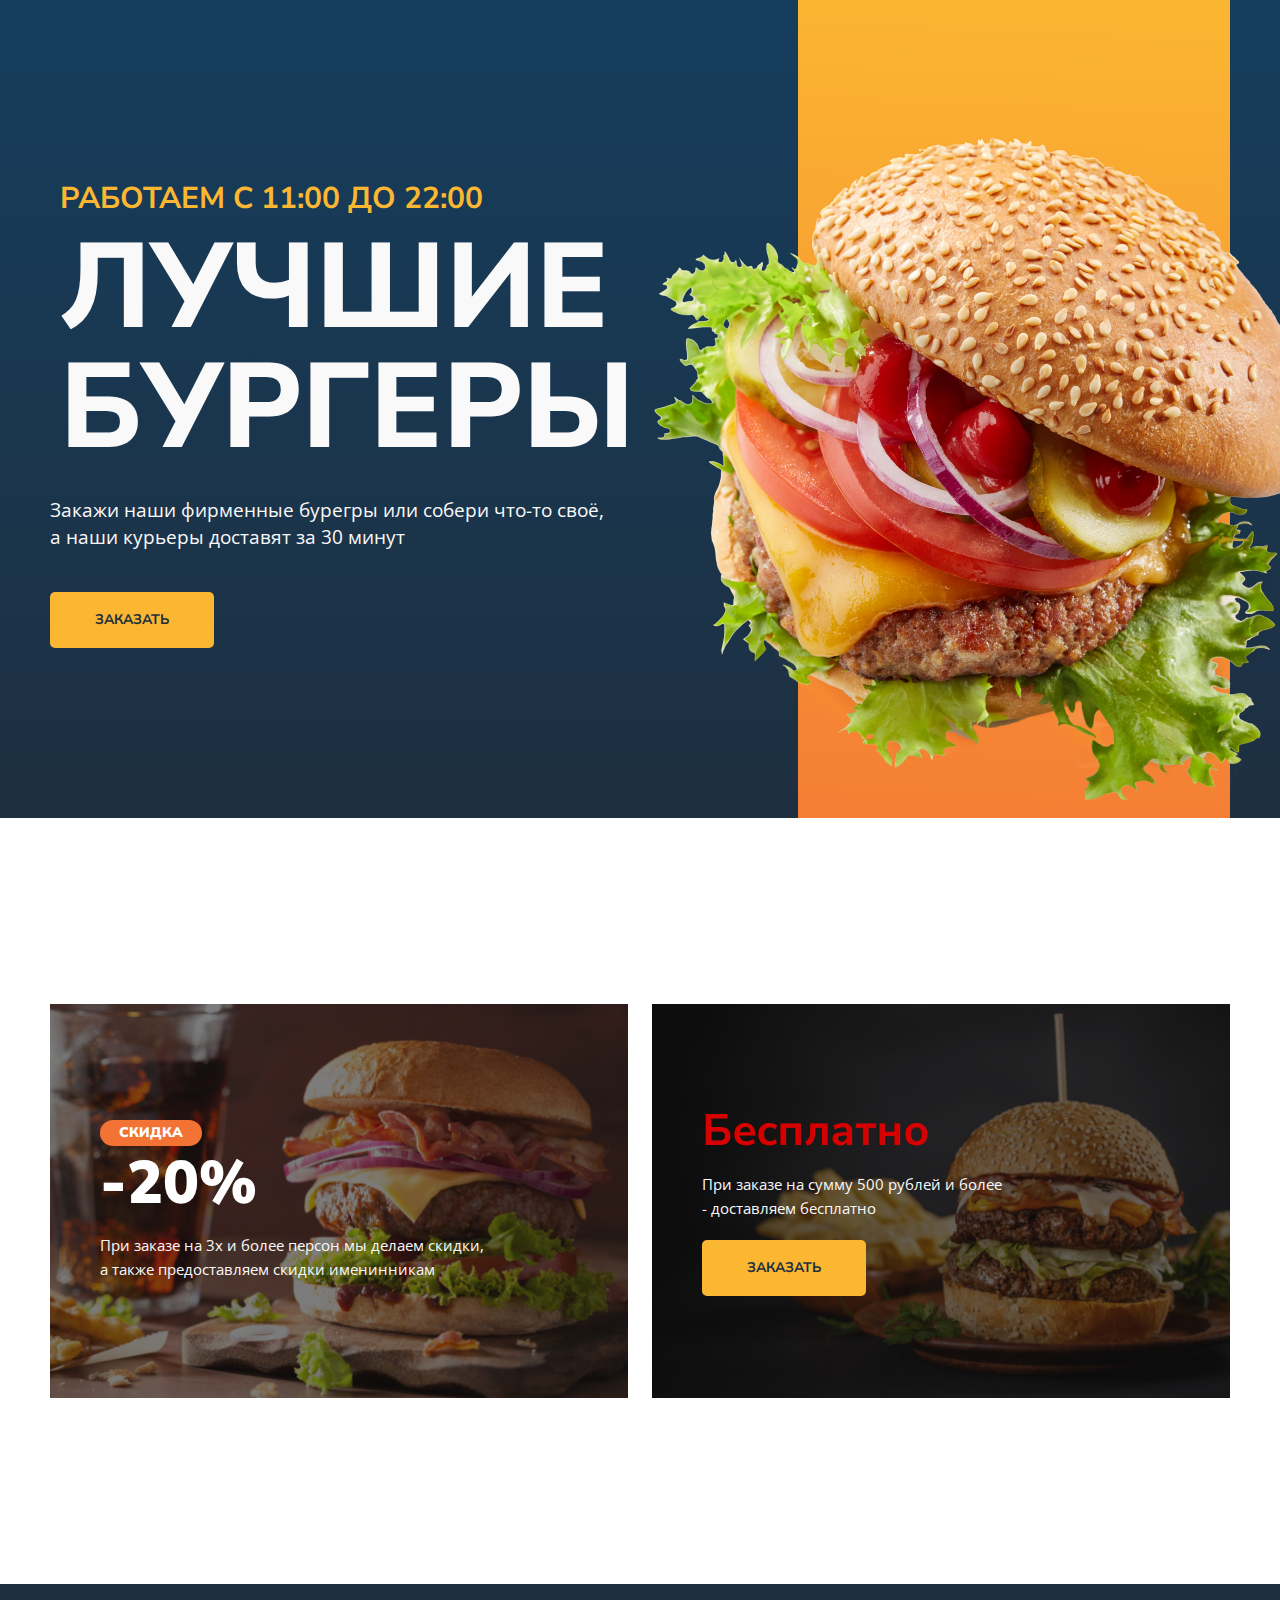
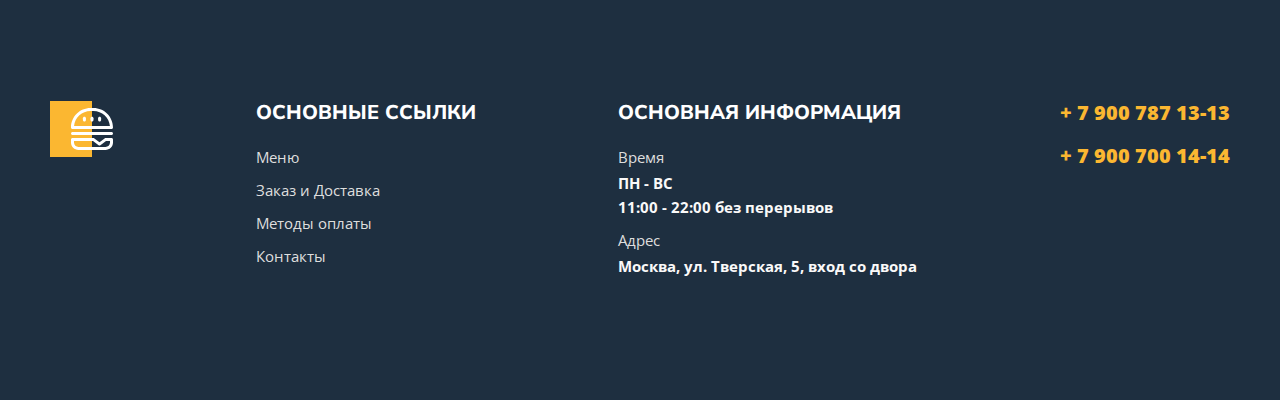
<file: index.html>
<!DOCTYPE html>
<html lang="ru">

<head>
    <meta charset="UTF-8">
    <meta http-equiv="X-UA-Compatible" content="IE=edge">
    <meta name="viewport" content="width=device-width, initial-scale=1.0">
    <title>Burgers</title>
    <link rel="preconnect" href="https://fonts.googleapis.com">
    <link rel="preconnect" href="https://fonts.gstatic.com" crossorigin>
    <link
        href="https://fonts.googleapis.com/css2?family=Nunito+Sans:wght@600;700;800;900&family=Open+Sans:wght@400;600;700&display=swap"
        rel="stylesheet">
    <link rel="stylesheet" href="styles/normalize.css">
    <link rel="stylesheet" href="styles/main.css">
</head>

<body>
    <div class="main">
        <div class="wrapper">
            <div class="content">
                <h1 class="content-title">
                    <span>работаем с 11:00 до 22:00</span>
                    лучшие бургеры
                </h1>
                <p class="content-text">Закажи наши фирменные бурегры или собери что-то своё, а&nbsp;наши курьеры
                    доставят
                    за&nbsp;30&nbsp;минут</p>
                <a class="content-link" href="menu.html">заказать</a>
            </div>
            <div class="visual">
                <div class="visual-bg"></div>
                <img src="images/burger.png" alt="Burger">
            </div>
        </div>
    </div>
    <div class="promo">
        <div class="wrapper">
            <div class="promo-left">
                <p class="sale">Скидка</p>
                <p class="cost">-20%</p>
                <p class="promo-description">При заказе на 3х и более персон мы делаем скидки, а также предоставляем
                    скидки
                    именинникам</p>
            </div>
            <div class="promo-right">
                <p class="free">Бесплатно</p>
                <p class="promo-description">При заказе на сумму 500 рублей и более - доставляем бесплатно</p>
                <a href="menu.html">заказать</a>
            </div>
        </div>
    </div>
    <footer class="footer">
        <div class="container">
            <div class="footer-box">
                <div class="footer-item">
                    <img class="footer-logo" src="images/Logo_Footer.svg" alt="Logo">
                </div>
                <div class="footer-item">
                    <h2>основные ссылки</h2>
                    <ul class="footer-list">
                        <li><a href="menu.html">Меню</a></li>
                        <li><a href="#">Заказ и Доставка</a></li>
                        <li><a href="#">Методы оплаты</a></li>
                        <li><a href="#">Контакты</a></li>
                    </ul>
                </div>
                <div class="footer-item">
                    <h2>основная информация</h2>
                    <ul class="footer-list">
                        <li>
                            <span>Время</span>
                            ПН - ВС <br>
                            11:00 - 22:00 без перерывов
                        </li>
                        <li>
                            <span>Адрес</span>
                            Москва, ул. Тверская, 5, вход со двора
                        </li>
                    </ul>
                </div>
                <div class="footer-tel">
                    <ul class="footer-list footer-list-tel">
                        <li><a href="tel:+79007871313">+ 7 900 787 13-13</a></li>
                        <li><a href="tel:+79007001414">+ 7 900 700 14-14</a></li>
                    </ul>
                </div>
            </div>
        </div>
    </footer>
</body>

</html>
</file>
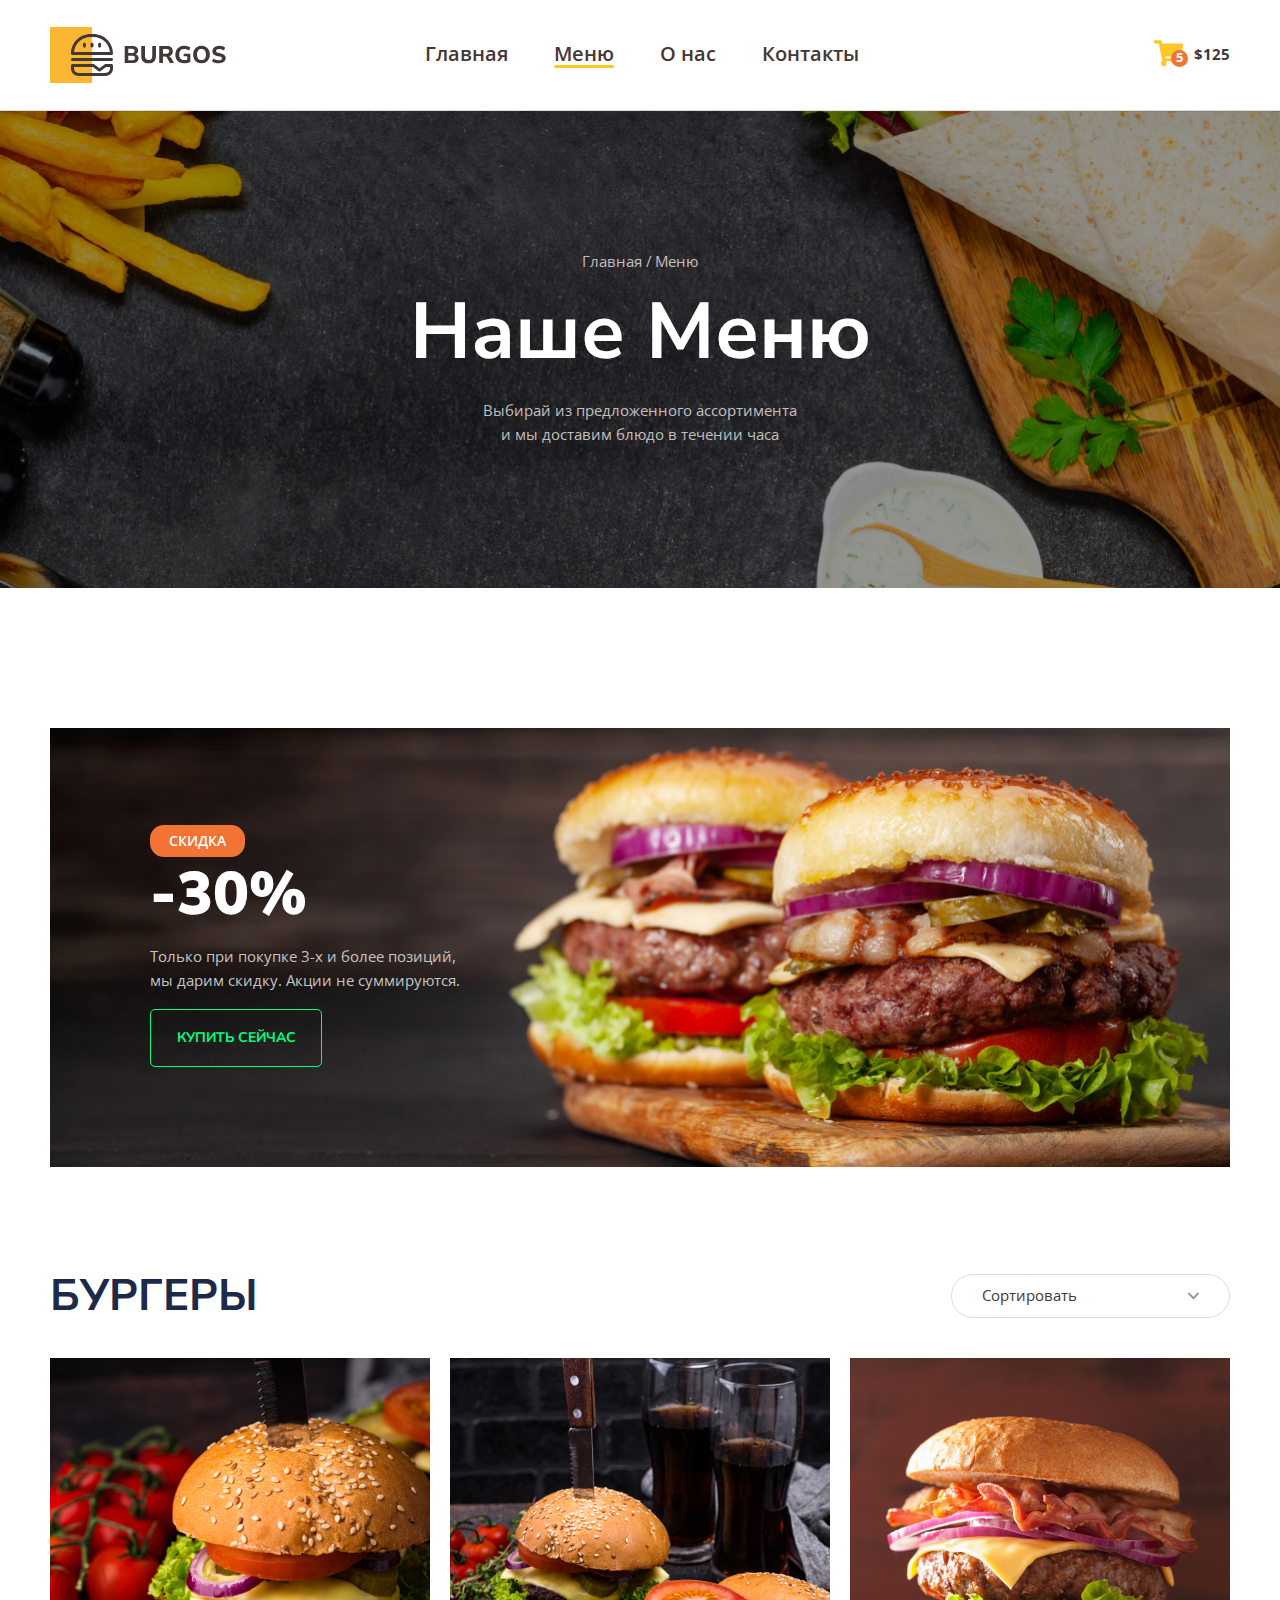
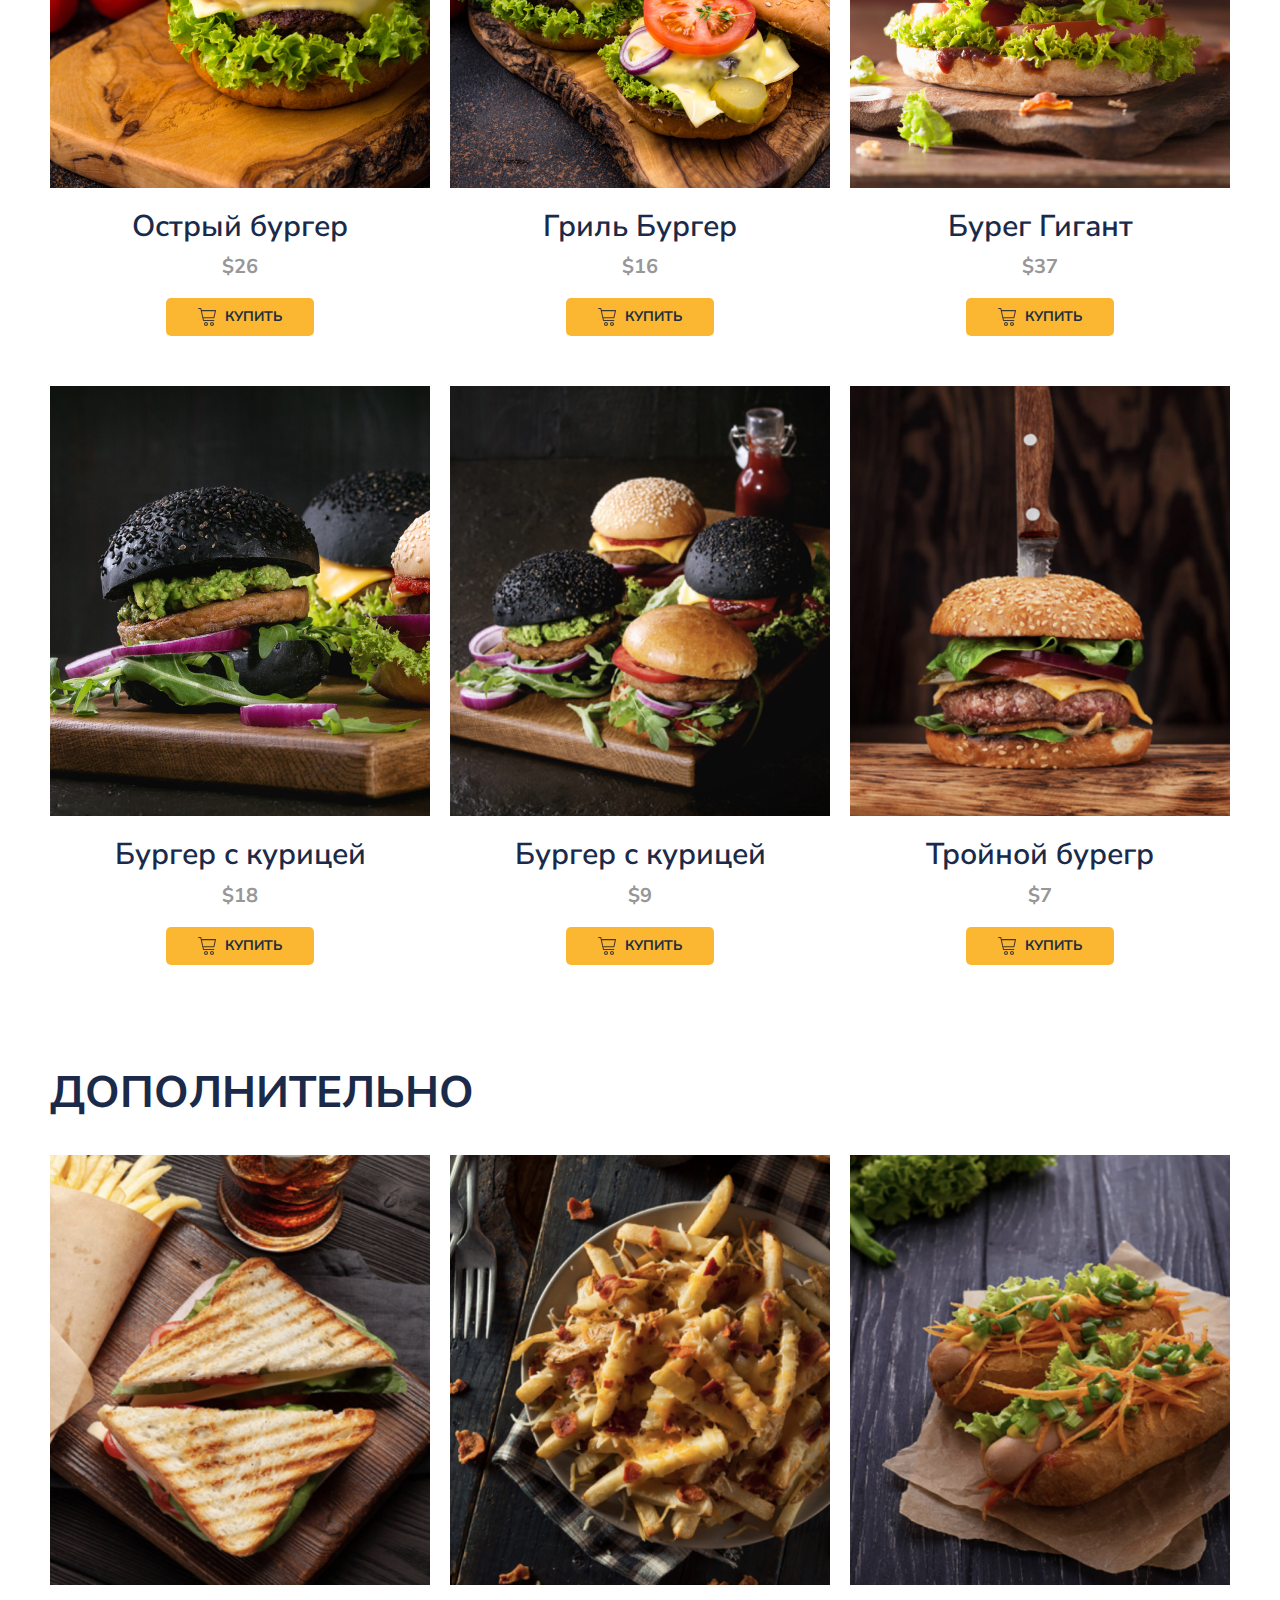
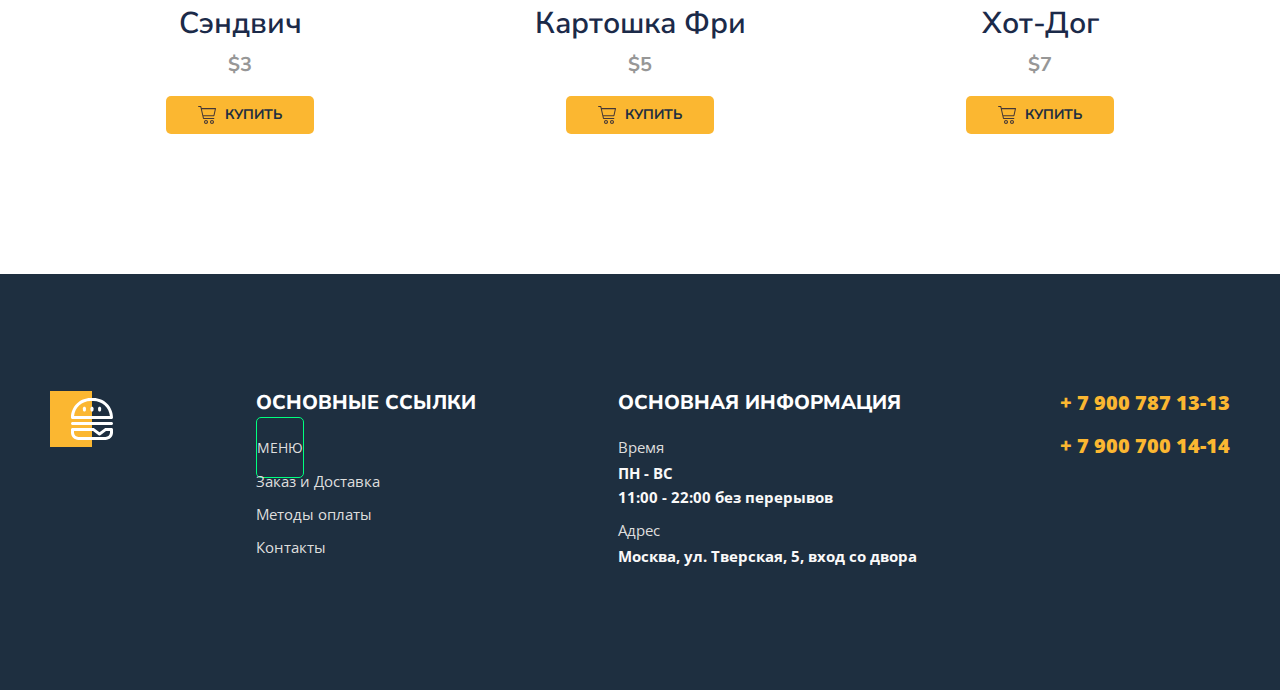
<file: menu.html>
<!DOCTYPE html>
<html lang="ru">

<head>
    <meta charset="UTF-8">
    <meta http-equiv="X-UA-Compatible" content="IE=edge">
    <meta name="viewport" content="width=device-width, initial-scale=1.0">
    <title>Burger</title>
    <link rel="preconnect" href="https://fonts.googleapis.com">
    <link rel="preconnect" href="https://fonts.gstatic.com" crossorigin>
    <link
        href="https://fonts.googleapis.com/css2?family=Nunito+Sans:wght@600;700;800;900&family=Open+Sans:wght@400;600;700&display=swap"
        rel="stylesheet">
    <link rel="stylesheet" href="styles/normalize.css">
    <link rel="stylesheet" href="styles/main.css">
</head>

<body>
    <header id="headerTop">
        <div class="container">
            <div class="header">
                <a href="index.html" class="header-logo"></a>
                <nav class="site-nav">
                    <ul class="header-nav">
                        <li><a href="index.html">Главная</a></li>
                        <li><a href="#MenuBurger" class="active">Меню</a></li>
                        <li><a href="#">О нас</a></li>
                        <li><a href="#">Контакты</a></li>
                    </ul>
                </nav>
                <button tupe="button" class="button">
                    <span class="button-item"><img src="images/cart.svg" alt="Корзина">
                        <span class="button-count">5</span>
                    </span>
                    <span class="button-text">$125</span>
                </button>
            </div>
        </div>
    </header>
    <div class="bg">
        <div class="container">
            <ul class="breadcrumbs">
                <li><a href="index.html">Главная</a></li>
                <li><a href="#MenuBurger">Меню</a></li>
            </ul>
            <h1 class="title">Наше Меню</h1>
            <p class="deskription">Выбирай из предложенного ассортимента и мы доставим блюдо в течении часа</p>
        </div>
    </div>
    <main>
        <div class="banner">
            <div class="container">
                <div class="banner-box">
                    <h2 class="banner-title"><span>скидка</span>-30%</h2>
                    <p class="banner-text">Только при покупке 3-х и более позиций, мы&nbsp;дарим скидку. Акции не
                        суммируются.
                    </p>
                    <a href="#MenuBurger" class="banner-link">купить сейчас</a>
                </div>
            </div>
        </div>
        <section class="menu" id="MenuBurger">
            <div class="container">
                <div class="menu-header">
                    <h2 class="menu-title">Бургеры</h2>
                    <select class="menu-select">
                        <option value="">Сортировать</option>
                        <option value="Up">По возрастанию</option>
                        <option value="Down">По убыванию</option>
                    </select>
                </div>
                <div class="menu-grid">
                    <div class="menu-grid-item">
                        <div class="menu-grid-cover">
                            <img src="images/Menu/01.jpg" alt="Острый бургер">
                        </div>
                        <p class="menu-grid-title">Острый бургер</p>
                        <p class="menu-grid-prise">$26</p>
                        <button tupe="button" class="menu-grid-btn">
                            <span class="menu-grid-icon"></span>
                            <span class="menu-grid-text">купить</span>
                        </button>
                    </div>
                    <div class="menu-grid-item">
                        <div class="menu-grid-cover">
                            <img src="images/Menu/02.jpg" alt="Гриль Бургер">
                        </div>
                        <p class="menu-grid-title">Гриль Бургер</p>
                        <p class="menu-grid-prise">$16</p>
                        <button tupe="button" class="menu-grid-btn">
                            <span class="menu-grid-icon"></span>
                            <span class="menu-grid-text">купить</span>
                        </button>
                    </div>
                    <div class="menu-grid-item">
                        <div class="menu-grid-cover">
                            <img src="images/Menu/03.jpg" alt="Бурег Гигант">
                        </div>
                        <p class="menu-grid-title">Бурег Гигант</p>
                        <p class="menu-grid-prise">$37</p>
                        <button tupe="button" class="menu-grid-btn">
                            <span class="menu-grid-icon"></span>
                            <span class="menu-grid-text">купить</span>
                        </button>
                    </div>
                    <div class="menu-grid-item">
                        <div class="menu-grid-cover">
                            <img src="images/Menu/04.jpg" alt="Бургер с курицей">
                        </div>
                        <p class="menu-grid-title">Бургер с курицей</p>
                        <p class="menu-grid-prise">$18</p>
                        <button tupe="button" class="menu-grid-btn">
                            <span class="menu-grid-icon"></span>
                            <span class="menu-grid-text">купить</span>
                        </button>
                    </div>
                    <div class="menu-grid-item">
                        <div class="menu-grid-cover">
                            <img src="images/Menu/05.jpg" alt="Бургер с курицей">
                        </div>
                        <p class="menu-grid-title">Бургер с курицей</p>
                        <p class="menu-grid-prise">$9</p>
                        <button tupe="button" class="menu-grid-btn">
                            <span class="menu-grid-icon"></span>
                            <span class="menu-grid-text">купить</span>
                        </button>
                    </div>
                    <div class="menu-grid-item">
                        <div class="menu-grid-cover">
                            <img src="images/Menu/06.jpg" alt="Тройной бурегр">
                        </div>
                        <p class="menu-grid-title">Тройной бурегр</p>
                        <p class="menu-grid-prise">$7</p>
                        <button tupe="button" class="menu-grid-btn">
                            <span class="menu-grid-icon"></span>
                            <span class="menu-grid-text">купить</span>
                        </button>
                    </div>
                </div>
                <div class="menu-header">
                    <h2 class="menu-title">Дополнительно</h2>
                </div>
                <div class="menu-grid">
                    <div class="menu-grid-item">
                        <div class="menu-grid-cover">
                            <img src="images/Menu/01extra.png" alt="Сэндвич">
                        </div>
                        <p class="menu-grid-title">Сэндвич</p>
                        <p class="menu-grid-prise">$3</p>
                        <button tupe="button" class="menu-grid-btn">
                            <span class="menu-grid-icon"></span>
                            <span class="menu-grid-text">купить</span>
                        </button>
                    </div>
                    <div class="menu-grid-item">
                        <div class="menu-grid-cover">
                            <img src="images/Menu/02extra.png" alt="Картошка Фри">
                        </div>
                        <p class="menu-grid-title">Картошка Фри</p>
                        <p class="menu-grid-prise">$5</p>
                        <button tupe="button" class="menu-grid-btn">
                            <span class="menu-grid-icon"></span>
                            <span class="menu-grid-text">купить</span>
                        </button>
                    </div>
                    <div class="menu-grid-item">
                        <div class="menu-grid-cover">
                            <img src="images/Menu/03extra.png" alt="Хот-Дог">
                        </div>
                        <p class="menu-grid-title">Хот-Дог</p>
                        <p class="menu-grid-prise">$7</p>
                        <button tupe="button" class="menu-grid-btn">
                            <span class="menu-grid-icon"></span>
                            <span class="menu-grid-text">купить</span>
                        </button>
                    </div>
                </div>
            </div>
        </section>
    </main>
    <footer class="footer">
        <div class="container">
            <div class="footer-box">
                <div class="footer-item">
                    <img class="footer-logo" src="images/Logo_Footer.svg" alt="Logo">
                </div>
                <div class="footer-item">
                    <h2>основные ссылки</h2>
                    <ul class="footer-list">
                        <li><a href="#MenuBurger" class="banner-link">Меню</a></li>
                        <li><a href="#">Заказ и Доставка</a></li>
                        <li><a href="#">Методы оплаты</a></li>
                        <li><a href="#">Контакты</a></li>
                    </ul>
                </div>
                <div class="footer-item">
                    <h2>основная информация</h2>
                    <ul class="footer-list">
                        <li>
                            <span>Время</span>
                            ПН - ВС <br>
                            11:00 - 22:00 без перерывов
                        </li>
                        <li>
                            <span>Адрес</span>
                            Москва, ул. Тверская, 5, вход со двора
                        </li>
                    </ul>
                </div>
                <div class="footer-tel">
                    <ul class="footer-list footer-list-tel">
                        <li><a href="tel:+79007871313">+ 7 900 787 13-13</a></li>
                        <li><a href="tel:+79007001414">+ 7 900 700 14-14</a></li>
                    </ul>
                </div>
            </div>
        </div>
    </footer>
    <a href="#headerTop" class="button-up hidden" id="btnUp">Наверх</a>
    <script src="scripts/main.js"></script>
</body>

</html>
</file>
<file: styles/main.css>
body {
    font-family: 'Nunito Sans', sans-serif;

}

header {
    border-bottom: 1px solid #DEDEDE;
}

.container {
    max-width: 1180px;
    margin: 0 auto;
    padding-left: 15px;
    padding-right: 15px;
}

.header {
    font-family: 'Open Sans', sans-serif;
    display: flex;
    align-items: center;
    justify-content: space-between;
    padding-top: 26px;
    padding-bottom: 26px;
}

.header-logo {
    display: block;
    background-image: url(../images/logo.svg);
    width: 176px;
    height: 56px;
    background-repeat: no-repeat;
    background-size: cover;
}

.header-nav {
    list-style-type: none;
    display: flex;
    padding-left: 0;
    gap: 46px;
}

.header-nav a {
    font-weight: 600;
    font-size: 20px;
    color: #443737;
    text-decoration: none;
}

.header-nav a:hover {
    color: #FFC725;
}

.header-nav a::after {
    content: '';
    display: block;
    width: 100%;
    height: 3px;
    border-radius: 1.5px;
    color: transparent;
}

.header-nav a.active::after {
    background: #FFC725;
}

.site-nav {
    flex-basis: 45%;
}

.button {
    display: flex;
    align-items: center;
    background-color: transparent;
    border: none;
    padding: 0;
    gap: 10px;
    cursor: pointer;
}

.button-item {
    position: relative;
}

.button-count {
    color: #FFFFFF;
    font-weight: 700;
    font-size: 13px;
    background-color: #F37335;
    border-radius: 100%;
    position: absolute;
    width: 17px;
    height: 17px;
    text-align: center;
    bottom: 3px;
    right: -4px;
}

.button-text {
    color: #443737;
    font-weight: 700;
    font-size: 15px;
}

.bg {
    text-align: center;
    background-image: url(../images/Bg.jpg);
    background-size: cover;
    background-position: center center;
    padding: 142px 0px;
    margin-bottom: 140px;
}

.breadcrumbs {
    padding-left: 0;
    margin-top: 0;
    list-style-type: none;
    display: flex;
    justify-content: center;
    gap: 7px;
}

.breadcrumbs a {
    font-family: 'Open Sans', sans-serif;
    text-decoration: none;
    color: #c4bebe;
    font-weight: 400;
    font-size: 15px;
}

.breadcrumbs a:hover {
    color: #FFC725;
}

.breadcrumbs a:hover::before {
    color: #c4bebe;
}

.breadcrumbs a::before {
    content: '/';
    position: relative;
    left: -3px;
}

.breadcrumbs li:first-child a::before {
    display: none;
}

.title {
    color: #FFFFFF;
    font-weight: 700;
    font-size: 79px;
    margin-top: 10px;
    margin-bottom: 20px;
}

.deskription {
    font-family: 'Open Sans', sans-serif;
    color: #c2bfbf;
    font-weight: 400;
    font-size: 15px;
    line-height: 1.6;
    max-width: 320px;
    margin: 0 auto;
}

.banner-box {
    background-image: url(../images/Banner.jpg);
    background-repeat: no-repeat;
    background-size: cover;
    background-position: center center;
    display: flex;
    flex-direction: column;
    align-content: center;
    padding: 47px 727px 100px 100px;
    margin-bottom: 47px;
}

.banner-title {
    font-weight: 900;
    font-size: 60px;
    color: #FFFFFF;
    margin-bottom: -10px;
}

.banner-title span {
    font-family: 'Open Sans', sans-serif;
    font-weight: 600;
    font-size: 14px;
    background-color: #F37335;
    border-radius: 14px;
    display: block;
    max-width: 95px;
    padding: 8px 0px;
    text-transform: uppercase;
    text-align: center;
    margin-bottom: 3px;
}

.banner-text {
    font-family: 'Open Sans', sans-serif;
    font-weight: 400;
    font-size: 15px;
    color: #c4c4c4;
    max-width: 353px;
    padding: 10px 0px;
    margin-bottom: 7px;
    line-height: 1.6;
}

.banner-link {
    text-decoration: none;
    text-transform: uppercase;
    font-weight: 700;
    font-size: 14px;
    color: #00FF7F;
    background-color: transparent;
    border-radius: 5px;
    padding: 20px 0px;
    text-align: center;
    max-width: 170px;
    border: 1px solid #00FF7F;
    transition: 0.3;
}

.banner-link:hover {
    background-color: #FBB731;
    color: #D60000;
}

.banner-link:hover::before {
    background-color: #FBB731;
    color: #1E2F40
}

.menu {
    padding-top: 20px;
}

.menu-header {
    display: flex;
    align-items: center;
    justify-content: space-between;
}

.menu-title {
    font-weight: 700;
    font-size: 44px;
    text-transform: uppercase;
    color: #1B2A49;
}

.menu-select {
    font-family: 'Open Sans', sans-serif;
    font-weight: 400;
    font-size: 15px;
    border: 1px solid #DEDEDE;
    background-color: #FFFFFF;
    padding: 12px 30px;
    color: #443737;
    border-radius: 22px;
    appearance: none;
    flex-basis: 279px;
    background-image: url(../images/arrow.svg);
    background-repeat: no-repeat;
    background-size: 12.79px 7.75px;
    background-position: 89% center;
}

.menu-grid {
    display: grid;
    grid-template-columns: repeat(3, 1fr);
    gap: 50px 20px;
    margin-bottom: 67px;
}

.menu-grid-cover {
    width: 100%;
    height: 430px;
    position: relative;
    overflow: hidden;
    margin-bottom: 22px;
}

.menu-grid-cover img {
    position: absolute;
    left: 50%;
    top: 50%;
    transform: translate(-50%, -50%);
    object-fit: cover;
    width: 100%;
    height: 430px;
}

.menu-grid-title {
    font-weight: 600;
    font-size: 30px;
    text-align: center;
    color: #1B2A49;
    margin: 0;
}

.menu-grid-prise {
    font-weight: 700;
    font-size: 20px;
    text-align: center;
    color: #979797;
    margin-top: 11px;
    margin-bottom: 20px;

}

.menu-grid-btn {
    background-color: #FBB731;
    border-radius: 5px;
    border: none;
    display: flex;
    justify-content: center;
    align-items: center;
    margin: 0 auto;
    padding: 10px 32px;
    gap: 9px;
    cursor: pointer;
}

.menu-grid-btn:hover {
    background-color: #F37335;
}

.menu-grid-icon {
    background-image: url(..//images/cart-menu.svg);
    background-size: cover;
    display: flex;
    justify-content: space-around;
    width: 18px;
    height: 18px;
    background-repeat: no-repeat;
}

.menu-grid-text {
    font-weight: 700;
    font-size: 14px;
    text-align: center;
    text-transform: uppercase;
    color: #1E2F40;
}


.footer {
    background: #1E2F40;
    color: #fff;
    padding-top: 117px;
    padding-bottom: 106px;
    margin-top: 140px;
}

.footer-box {
    display: flex;
    justify-content: space-between;
}

.footer-list {
    padding-left: 0;
}

.footer-logo {
    width: 63px;
    height: 56px;
}

.footer-item {
    flex: 0 0 auto;
}

.footer-item h2 {
    font-weight: 800;
    font-size: 20px;
    text-transform: uppercase;
    color: #FFFFFF;
    margin-bottom: 21px;
    margin-top: 0;
}

.footer-item ul,
.footer-tel ul {
    list-style-type: none;
}

.footer-list li {
    font-family: 'Open Sans', sans-serif;
    font-weight: 700;
    font-size: 15px;
    line-height: 24px;
    color: #FAF9F9;
    margin-bottom: 9px;
}

.footer-list a {
    color: #DEDEDE;
    text-decoration: none;
    font-weight: 400;
}

.footer-list a:hover {
    color: #FBB731;
}

.footer-item span {
    color: #DEDEDE;
    display: block;
    font-weight: 400;
    margin-bottom: 2px;
}

.footer-list-tel {
    margin-top: 0;
}

.footer-list-tel li {
    margin-bottom: 18px;
}

.footer-list-tel a {
    font-weight: 800;
    font-size: 20px;
    color: #FBB731;
}

.footer-list-tel a:hover {
    color: #ffffff;
}

.button-up {
    background-color: #FBB731;
    text-transform: uppercase;
    font-weight: 700;
    font-size: 14px;
    color: #1E2F40;
    text-decoration: none;
    border-radius: 50px;
    padding: 10px 20px;
    bottom: 20px;
    right: 20px;
    position: fixed;
    transition: 1s;
}

.button-up:hover {
    background-color: #d300fd;
}

.button-up.hidden {
    opacity: 0;
}

.button-up.visible {
    opacity: 1;
}

/* Style INDEX */

.main {
    background: linear-gradient(180deg, #0C4C7B -100%, #1E2F40 100%);
}

.wrapper {
    max-width: 1180px;
    margin: 0 auto;
    display: flex;
    justify-content: space-between;
}

.content {
    color: #FAF9F9;
    flex: 0 0 580px;
    padding-top: 170px;
    padding-bottom: 170px;
}

.content-title {
    font-size: 120px;
    font-weight: 800;
    text-transform: uppercase;
    line-height: 120px;
    margin-bottom: 40px;
    margin-top: 0;
    margin-bottom: 0;
    padding: 10px 10px;
}

.content-title span {
    color: #FBB731;
    font-size: 30px;
    font-weight: 700;
    line-height: 38px;
    display: block;
    margin-bottom: 10px;
}

.content-text {
    font-family: 'Open Sans', sans-serif;
    font-size: 19px;
    line-height: 1.4;
    margin-bottom: 42px;
}

.content-link,
.promo a {
    color: #1E2F40;
    background-color: #FBB731;
    border-radius: 5px;
    text-decoration: none;
    padding: 20px 45px;
    display: inline-block;
    text-transform: uppercase;
    font-size: 14px;
    font-weight: 700;
}

.visual {
    flex-grow: 1;
    display: flex;
    justify-content: flex-end;
    position: relative;
}

.visual-bg {
    width: 432px;
    height: 100%;
    background: linear-gradient(2.42deg, #F37335 -19.6%, #FBB731 100.79%, #FDC830 100.79%);
}

.main img {
    width: 829px;
    position: absolute;
    right: -168px;
}

.promo {
    padding-top: 186px;
    padding-bottom: 46px;
}

.promo-left,
.promo-right {
    flex: 0 0 49%;
    color: #fff;
    box-sizing: border-box;
    background-repeat: no-repeat;
    background-size: cover;
    background-position: center;
}

.promo-left {
    background-image: url(../images/promo-left.png);
    padding: 116px 50px;
}

.promo-right {
    background-image: url(../images/promo-right.png);
    padding: 102px 50px;
}

.promo-right a:hover {
    background-color: #00FF7F;
    ;
    color: #fd0000;
}

.sale {
    font-size: 14px;
    font-weight: 900;
    background: #F37335;
    padding: 5px 19px;
    border-radius: 14px;
    display: inline-block;
    text-transform: uppercase;
    margin-bottom: 3px;
    margin-top: 0;
}

.cost {
    font-size: 60px;
    font-weight: 900;
    margin-bottom: 8px;
    margin-top: 0;
}

.promo-description {
    font-family: 'Open Sans', sans-serif;
    color: #FAF9F9;
    font-size: 15px;
    line-height: 24px;
    margin-bottom: 0;
}

.promo-left .promo-description {
    max-width: 392px;
}

.promo-right .promo-description {
    max-width: 300px;
    margin-bottom: 20px;
}

.free {
    font-size: 44px;
    font-weight: 700;
    margin-bottom: 10px;
    color: #D60000;
    margin-top: 0;
}
</file>
